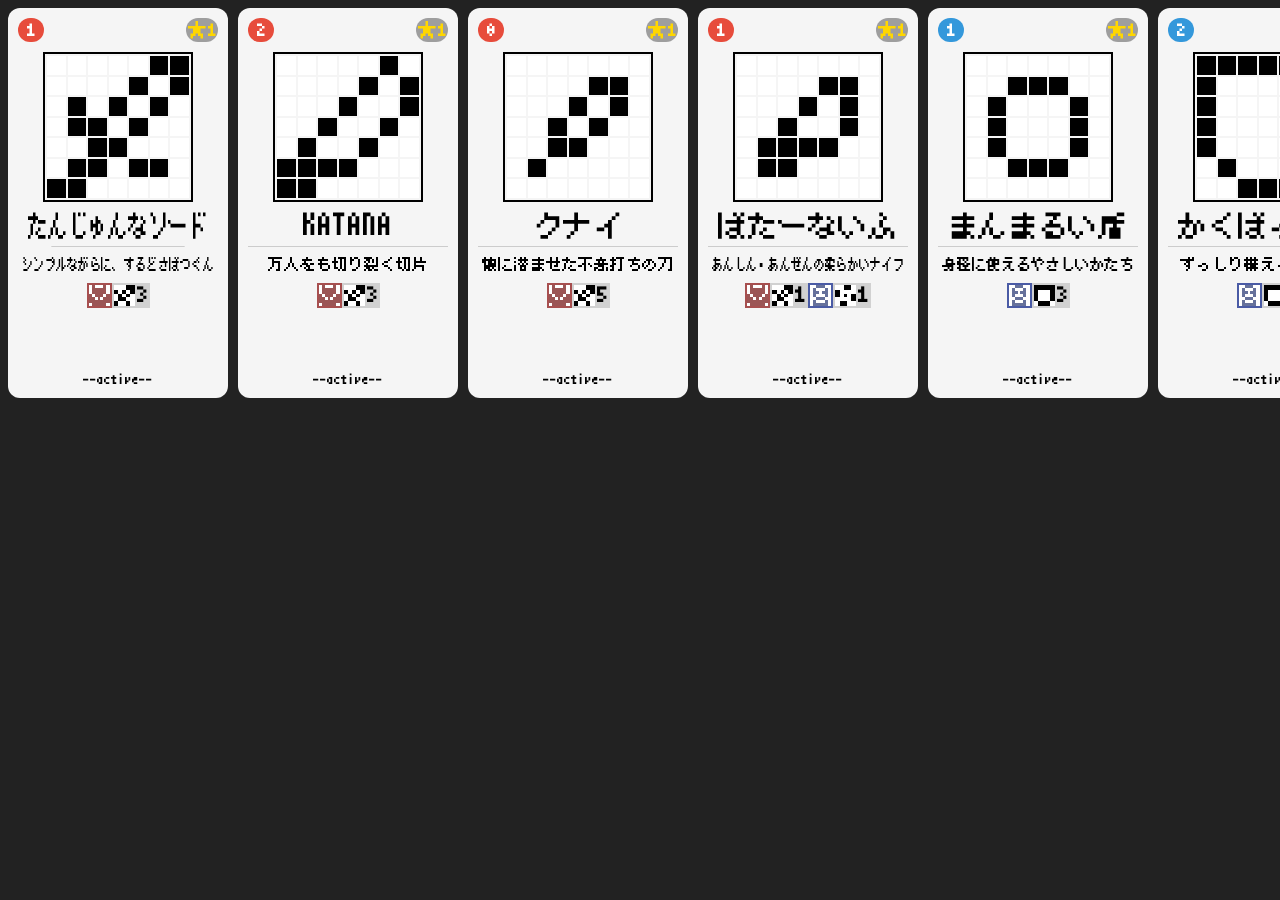
<file: index.html>
<!DOCTYPE html>
<html lang="ja">
    <head>
        <meta charset="UTF-8">
        <meta name="viewport" content="width=device-width, initial-scale=1.0">
        <link rel="stylesheet" href="CSS/style.css">
        <title>CaraD1es</title>
    </head>
    <body>
        <div id="cardsView"></div>
        <script src="JS/data.js"></script>
        <script src="JS/card.js"></script>
        <script>
            const data = DATA[0].cards;
            console.log(data);
            for(let i = 0; i < data.length; i++){
                const id = 'vanila:' + data[i].id;
                setCard({id:id,level:1});
            }
        </script>
    </body>
</html>
</file>
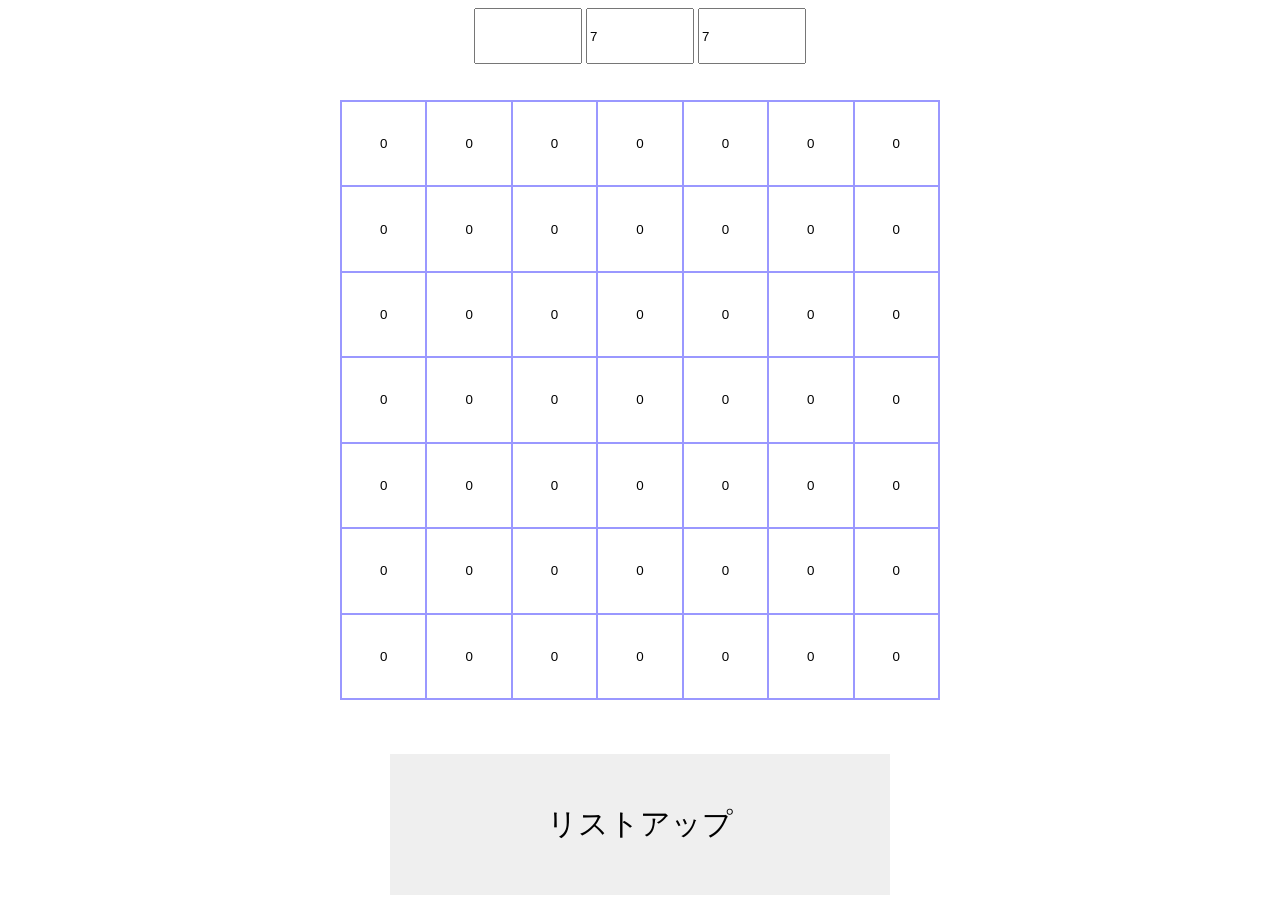
<file: dataMakers/dotsMaker.html>
<!DOCTYPE html>
<html lang="ja">
    <head>
        <meta charset="UTF-8">
        <meta name="viewport" content="width=device-width, initial-scale=1.0">
        <style>
            input{
                width: 100px;
                height: 50px;
                
            }
            table{
                border-collapse: collapse;
                width: 600px;
                height: 600px;
            }
            div{
                display: flex;
                justify-content: center;
            }
            th,td{
                border: 2px solid rgb(154, 152, 255);
            }
            button{
                border:none;
                width: 100%;
                height: 100%;
            }
            .white{
                background-color: white;
                color: black;
            }
            .black{
                background-color: black;
                color: white;
            }
            body{
                text-align: center;
                user-select: none;
            }
        </style>
        <title>ドットデータメーカ</title>
    </head>
    <body>
        <input id="list" onchange="ListToCanvas()">
        <input id="width" type="number" value="7" onchange="CanvasToList();">
        <input id="height" type="number" value="7" onchange="CanvasToList();">
        <br>
        <br>
        <br>
        <div id="output"></div>
        <br>
        <br>
        <br>
        <button style="padding: 50px; width: 500px; font-size: 30px;" onclick="listUp();">リストアップ</button>
        <script>
            window.onload = function(){
                CanvasToList();
            };
            let list = [];

            let isDown = false;
            let changeMode = 'none';
            document.addEventListener("mousedown", () => isDown = true);
            document.addEventListener("mouseup", () => isDown = false);

            function CanvasToList(){
                const w = document.getElementById('width').value;
                const h = document.getElementById('height').value;
                let number = 0;
                let listNumber = 0;
                let output = `<table>`;
                list = [];
                for(let i = 0; i < h ; i++){
                    output += `<tr>`;
                    list.push([]);
                for(let i = 0; i < w ; i++){
                    output += `<td><button class='white' id='${number}' onmouseover='changeList(${number});'>0</button></td>`;
                    list[listNumber].push(0);
                    number++;
                }
                    output += `</tr>`;
                    listNumber++;
                }
                console.log(list);
                document.getElementById('output').innerHTML = output;
            }
            function ListToCanvas(){
                const el = document.getElementById('list').value;
                const fixed = el.replace(/'/g, '"');
                const list = JSON.parse(fixed);
                console.log(list);
                const w = list[0].length;
                const h = list.length;
                let number = 0;
                let output = `<table>`;
                for(let x = 0; x < h ; x++){
                    output += `<tr>`;
                for(let y = 0; y < w ; y++){
                    const yesMYList = list[x][y];
                    const className = (yesMYList=='0')? 'white' : 'black' ;
                    output += `<td><button class='${className}' id='${number}' onmouseover='changeList(${number});'>0</button></td>`;
                    number++;
                }
                    output += `</tr>`;
                }
                document.getElementById('output').innerHTML = output;
            }
            function changeList(number){
                if(!isDown)changeMode='none';
                if(!isDown) return;
                const B = document.getElementById(number);
                const w = document.getElementById('width').value;
                const h = document.getElementById('height').value;

                if(changeMode == 'none')changeMode = B.className;
                
                console.log(changeMode);

                if(changeMode=='white'){
                    B.innerText = 1;
                    B.className = 'black';
                    list[Math.floor(number/w)][number%w] = 1;
                }
                else{
                    B.innerText = 0;
                    B.className = 'white';
                    list[Math.floor(number/w)][number%w] = 0;
                }
                console.log(list);
            }

            function listUp(){
                console.log(list);
                    const text =
`\t\ticon:[
${list.map(row =>
    "\t\t\t\t[" + row.map(v => `'${v}'`).join(", ") + "]"
).join(",\n")}
\t\t]`;
                    navigator.clipboard.writeText(text);
            }
        </script>
    </body>
</html>
</file>
<file: CSS/style.css>
/** 本体 **/
@font-face {
    font-family: "Misaki";
    src: url("fonts/misaki_gothic.ttf") format("truetype");
}

body {
    background: #222;
    font-family: "Misaki", monospace;
}

/** カード **/
#cardsView {
    display: flex;
    gap: 10px;
}
/* 本体 */
.card {
    min-width: 220px;
    height: 390px;
    background: #f5f5f5;
    border-radius: 12px;
    padding: 10px;
    box-sizing: border-box;
    position: relative;
    display: flex;
    flex-direction: column;
}
/* 上部 */
.card-header {
    display: flex;
    justify-content: space-between;
    align-items: center;
}
/* コスト */
.costs {
    display: flex;
    gap: 4px;
}
.cost {
    display: inline-flex;
    align-items: center;
    justify-content: center;
    
    height: 24px;
    min-width: 24px;

    padding: 0 1px; /* 横に余白 */

    border-radius: 9999px;
    position: relative; /* ←これ重要 */
}
.cost span {
    transform: translate(10%, 5%);

    color: white;
    font-size: 20px;

    line-height: 1;
    pointer-events: none;
}

/* アイコン */
.card-icon{
    padding: 10px;
    display: flex;
    justify-content: center;
}
.card-icon table{
    border: 2px solid black;
    width :150px;
    height: 150px;
    table-layout: fixed;
}
.card-icon td{
    background-color: black;
}

/* エフェクトアイコン */
.desc-icon{
    padding: 10px;
    display: flex;
    justify-content: center;
}
.desc-icon table{
    width :25px;
    height: 25px;
    border-collapse: collapse;
}
.desc-icon td{
    background-color: black;
}
.desc-icon a{
    background-color: rgb(209, 209, 209);
    font-size: 25px;
}

/* 名前 */
.card-name {
    display: flex;
    justify-content: center;
    font-size: 30px;
    padding-bottom: 3px;
    border-bottom: 1px solid #ccc;
}

/* 説明 */
.card-desc {
    display: flex;
    justify-content: center;
    text-align: center;
    font-size: 16px;
    padding-top: 10px;
}

/* タイプ */
.card-type {
    text-align: center;
    font-size: 14px;
    margin-top: auto;
}
</file>
